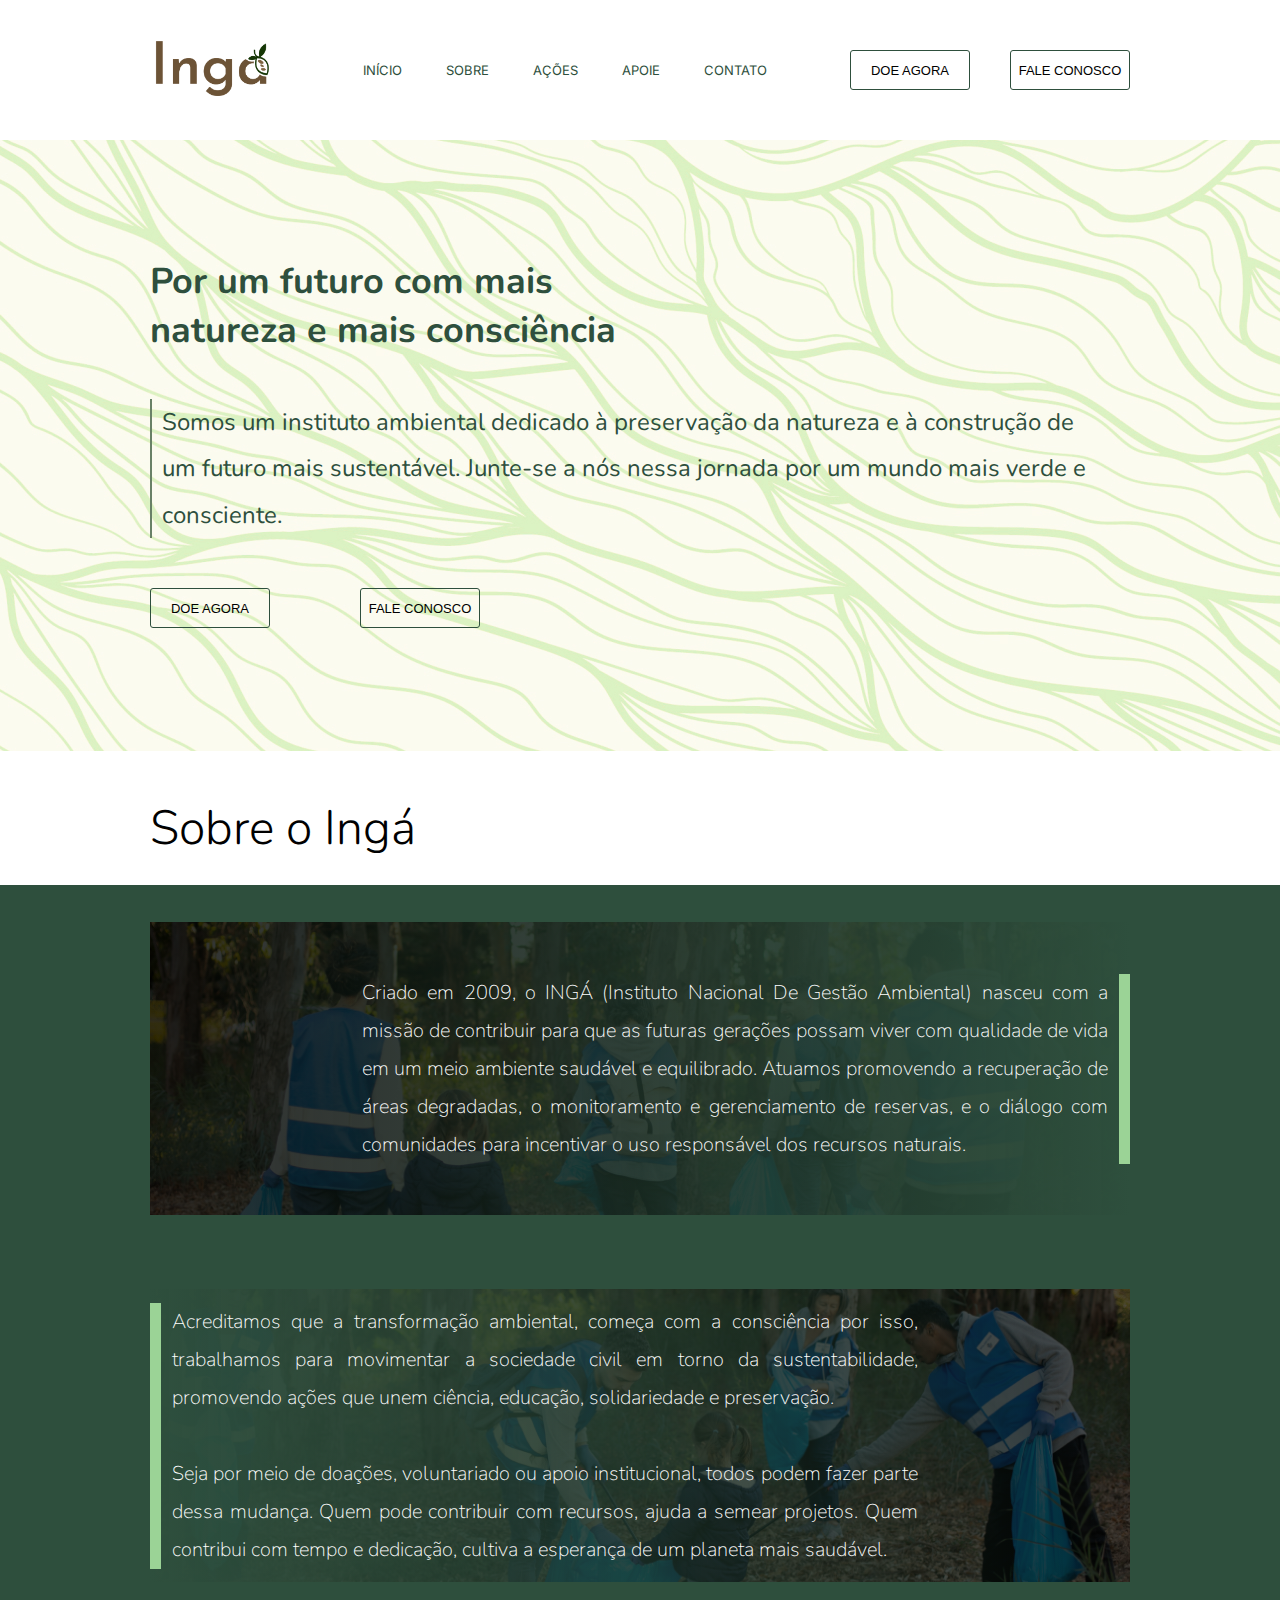
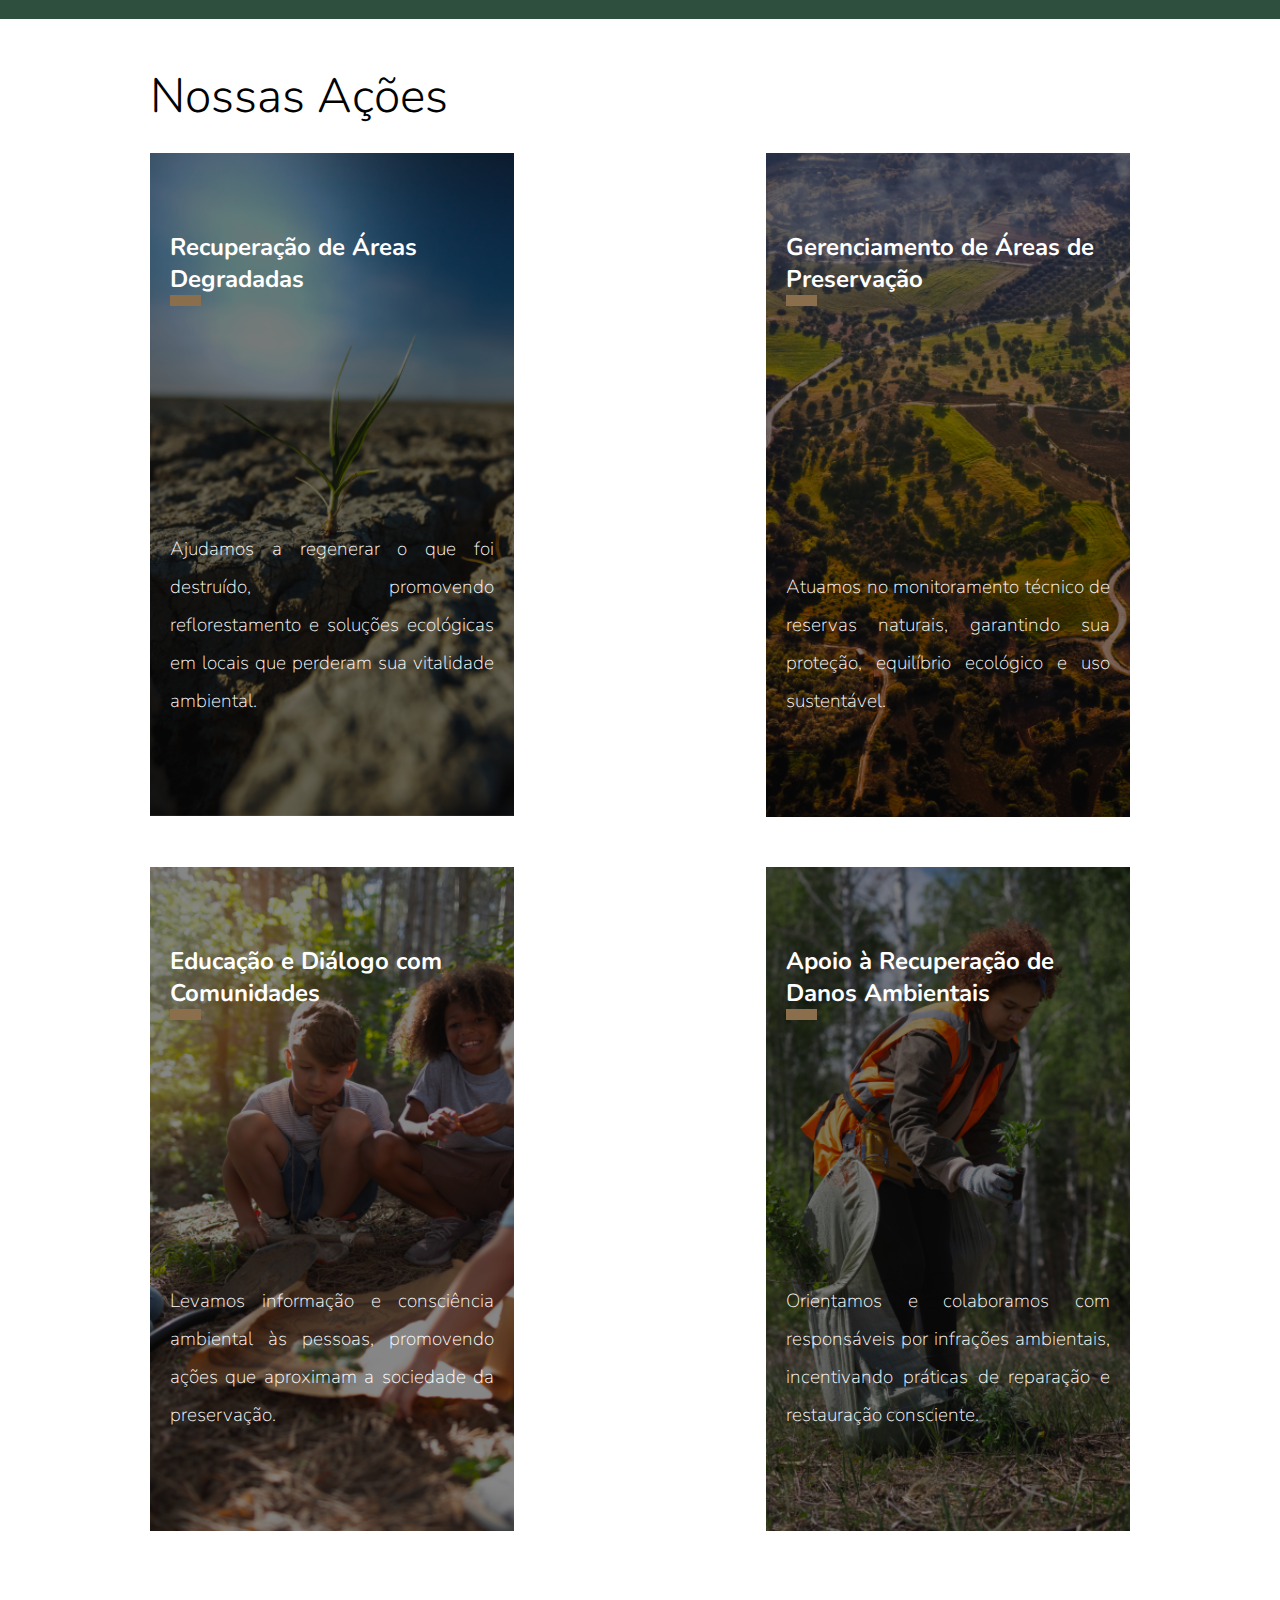
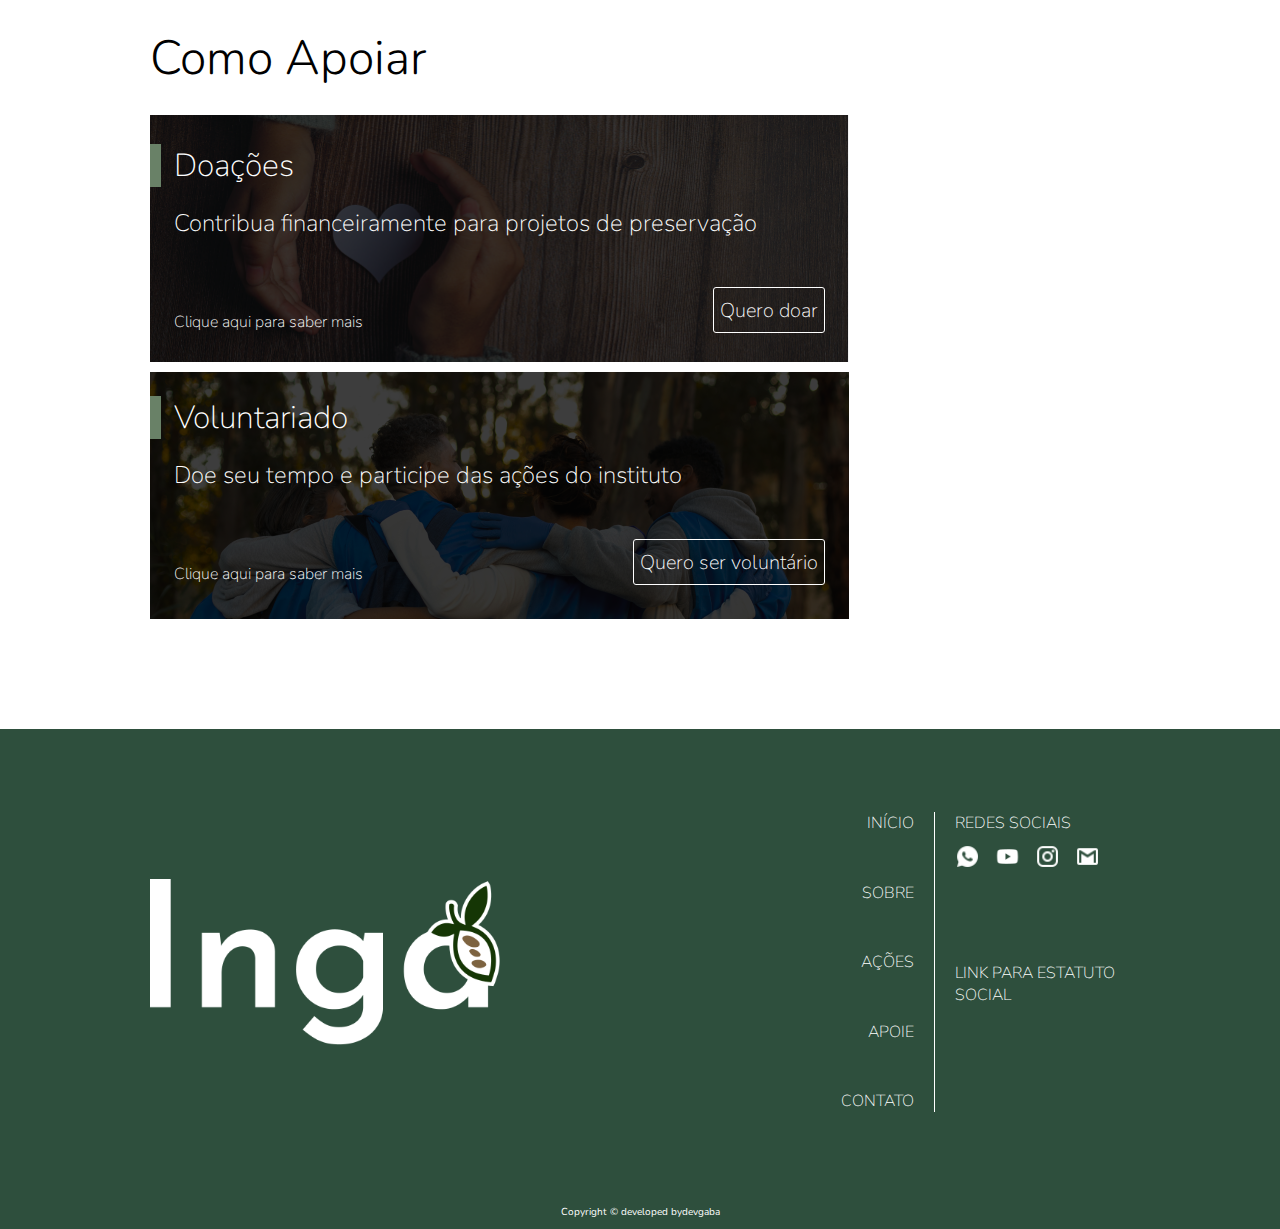
<file: index.html>
<!DOCTYPE html>
<html lang="pt-br">
<head>
    <meta charset="UTF-8">
    <meta name="viewport" content="width=device-width, initial-scale=1.0">
    <link rel="stylesheet" href="style.css">
    <link rel="stylesheet" href="media-queries/querie.css">
    <link rel="stylesheet" href="media-queries/mobile.css">
    <link rel="stylesheet" href="styles/footer.css">
    <title>Ingá | Inst. Nacional de Gestão Ambiental</title>
</head>
<body>

    <!--CABECALHO-->
    <header>
        <div>
            <a href="index.html">
                <img src="images/logo-inga.png" alt="logo-inga" id="logo">
            </a>
        </div>
        <div>
            <nav>
                <div id="menu-sanduiche">
                    <div class="line-menu-sanduiche"></div>
                    <div class="line-menu-sanduiche"></div>
                    <div class="line-menu-sanduiche"></div>
                </div>
            </nav>
            <nav>
                <ul id="menu-navegacao">
                    <li><a href="">INÍCIO</a></li>
                    <li><a href="#sobre-inga">SOBRE</a></li>
                    <li><a href="#acoes-inga">AÇÕES</a></li>
                    <li><a href="/pages/apoio.html">APOIE</a></li>
                    <li><a href="">CONTATO</a></li>
                </ul>
            </nav>
        </div>
        <div id="botao-cabecalho" >
            <!-------------------------------botões de ação | doe agora e fale conosco-->
            <div><button>DOE AGORA</button></div>
            <div><button>FALE CONOSCO</button></div>
        </div>
    </header>


    <!--CONTEÚDO PRINCIPAL-->
    <main>
        <section id="intro-inga">
            <div class="content intro">
                <div id="titulo-section-intro">
                    <h1>Por um futuro com mais natureza e mais consciência</h1>
                </div>
                <div id="descricao-intro">
                    <div id="linha-descricao-intro"></div>
                    <div>
                        <p>
                            Somos um instituto ambiental dedicado à preservação da natureza e à construção de um 
                            futuro mais sustentável. Junte-se a nós nessa jornada por um mundo mais verde e 
                            consciente.
                        </p>
                    </div>
                </div>
                <div id="botoes-intro">
                    <button type="button">DOE AGORA</button>
                    <button type="button">FALE CONOSCO</button>
                </div>
            </div>
        </section>
        <section id="sobre-inga">
            <div class="content sobre">
                <div id="titulo-section-sobre">
                    <h1>Sobre o Ingá</h1>
                </div>
                <div id="descricao-sobre">
                    <div id="descricao-um">
                        <p>Criado em 2009, o INGÁ (Instituto Nacional De Gestão Ambiental) nasceu com a  missão de contribuir para que as futuras gerações possam viver com qualidade de  vida em um meio ambiente saudável e equilibrado. Atuamos promovendo a  recuperação de áreas degradadas, o monitoramento e gerenciamento de reservas,  e o diálogo com comunidades para incentivar o uso responsável dos recursos  naturais. </p>
                    </div>
                    <div id="descricao-dois">
                        <p>
                            Acreditamos que a transformação ambiental, começa com a consciência por isso,  trabalhamos para movimentar a sociedade civil em torno da sustentabilidade,  promovendo ações que unem ciência, educação, solidariedade e preservação. <br><br>
                            Seja por meio de doações, voluntariado ou apoio institucional, todos podem fazer  parte dessa mudança. Quem pode contribuir com recursos, ajuda a semear  projetos. Quem contribui com tempo e dedicação, cultiva a esperança de um  planeta mais saudável.
                        </p>
                    </div>
                </div>
            </div>
        </section>
        <section id="acoes-inga">
            <div class="content acoes">
                <div id="titulo-section-acoes">
                    <h1>Nossas Ações</h1>
                </div>
                <div id="cards">
                    <div class="card-acao seca">
                        <div class="titulo-card">
                            <h3>Recuperação de Áreas Degradadas</h3>
                            <div class="line"></div>
                        </div>
                        <div class="descricao-card">
                            <p>
                                Ajudamos a regenerar o que foi destruído, promovendo
                                reflorestamento e soluções ecológicas em locais que
                                perderam sua vitalidade ambiental.
                            </p>
                        </div>
                    </div>
                    <div class="card-acao area">
                        <div class="titulo-card">
                            <h3>Gerenciamento de Áreas de Preservação</h3>
                            <div class="line"></div>
                        </div>
                        <div class="descricao-card">
                            <p>
                                Atuamos no monitoramento técnico de reservas naturais, garantindo sua
                                proteção, equilíbrio ecológico e uso sustentável.
                            </p>
                        </div>
                    </div>
                    <div class="card-acao dialogo">
                        <div class="titulo-card">
                            <h3>Educação e Diálogo com Comunidades</h3>
                            <div class="line"></div>
                        </div>
                        <div class="descricao-card">
                            <p>
                                Levamos informação e consciência ambiental às pessoas, promovendo ações que aproximam a sociedade da preservação.
                            </p>
                        </div>
                    </div>
                    <div class="card-acao recuperacao">
                        <div class="titulo-card">
                            <h3>Apoio à Recuperação de Danos Ambientais</h3>
                            <div class="line"></div>
                        </div>
                        <div class="descricao-card">
                            <p>
                                Orientamos e colaboramos com responsáveis por infrações ambientais,
                                incentivando práticas de reparação e restauração consciente.
                            </p>
                        </div>
                    </div>
                </div>
            </div>
        </section>
        <section id="apoio-inga">
            <div class="content apoio">
                <div id="titulo-section-apoio">
                    <h1>Como Apoiar</h1>
                </div>
                <div id="cards-apoio">
                    <div class="card-apoio doacao">
                        <div class="campo-card-apoio texto">
                            <h1>Doações</h1>
                            <p>Contribua financeiramente para projetos de preservação</p>
                        </div>
                        <div class="campo-card-apoio links" >
                            <div class="links-campo-card-apoio">
                                <a href="/pages/apoio.html#secao-doacoes">Clique aqui para saber mais</a>
                            </div>
                            <div class="links-campo-card-apoio">
                                <button>Quero doar</button>
                            </div>
                        </div>
                    </div>
                    <div class="card-apoio voluntariado">
                        <div class="card-apoio voluntariado">
                            <div class="campo-card-apoio texto">
                            <h1>Voluntariado</h1>
                            <p>Doe seu tempo e participe das ações do instituto</p>
                        </div>
                        <div class="campo-card-apoio links" >
                            <div class="links-campo-card-apoio">
                                <a href="">Clique aqui para saber mais</a>
                            </div>
                            <div class="links-campo-card-apoio">
                                <button>Quero ser voluntário</button>
                            </div>
                        </div>
                        </div>
                    </div>
                </div>
            </div>
        </section>
    </main>


    <!--RODAPÉ-->
    <footer>
        <div class="content" id="rodape">
            <div class="boxes">
                <div class="quadrado logo">
                    <img src="/images/logo-rodape.png" alt="">
                </div>
                <div class="quadrado conteudo">
                    <div id="menu-conteudo">
                        <nav>
                        <ul>
                            <li><a href="">INÍCIO</a></li>
                            <li><a href="">SOBRE</a></li>
                            <li><a href="">AÇÕES</a></li>
                            <li><a href="">APOIE</a></li>
                            <li><a href="">CONTATO</a></li>
                        </ul>
                    </nav>
                    </div>
                    <div id="opcoes-conteudo">
                        <div id="outros-conteudos">
                            <div id="redes-sociais-rodape">
                                <h4>REDES SOCIAIS</h4>
                                <div id="icones-rodape">
                                    <div class="icone"><a href=""><img src="/images/icon-whatsapp.png" alt=""></a></div>
                                    <div class="icone"><a href=""><img src="/images/icon-youtube.png" alt=""></a></div>
                                    <div class="icone"><a href=""><img src="/images/icon-instagram.png" alt=""></a></div>
                                    <div class="icone"><a href=""><img src="/images/icon-gmail.png" alt=""></a></div>
                                </div>
                            </div>
                            <div id="links-rodape">
                                <a href="">LINK PARA ESTATUTO SOCIAL</a>
                            </div>
                        </div>
                    </div>
                    
                </div>
            </div>
            <p id="autor">Copyright © developed bydevgaba</p>
        </div>
        
    </footer>
</body>
</html>
</file>
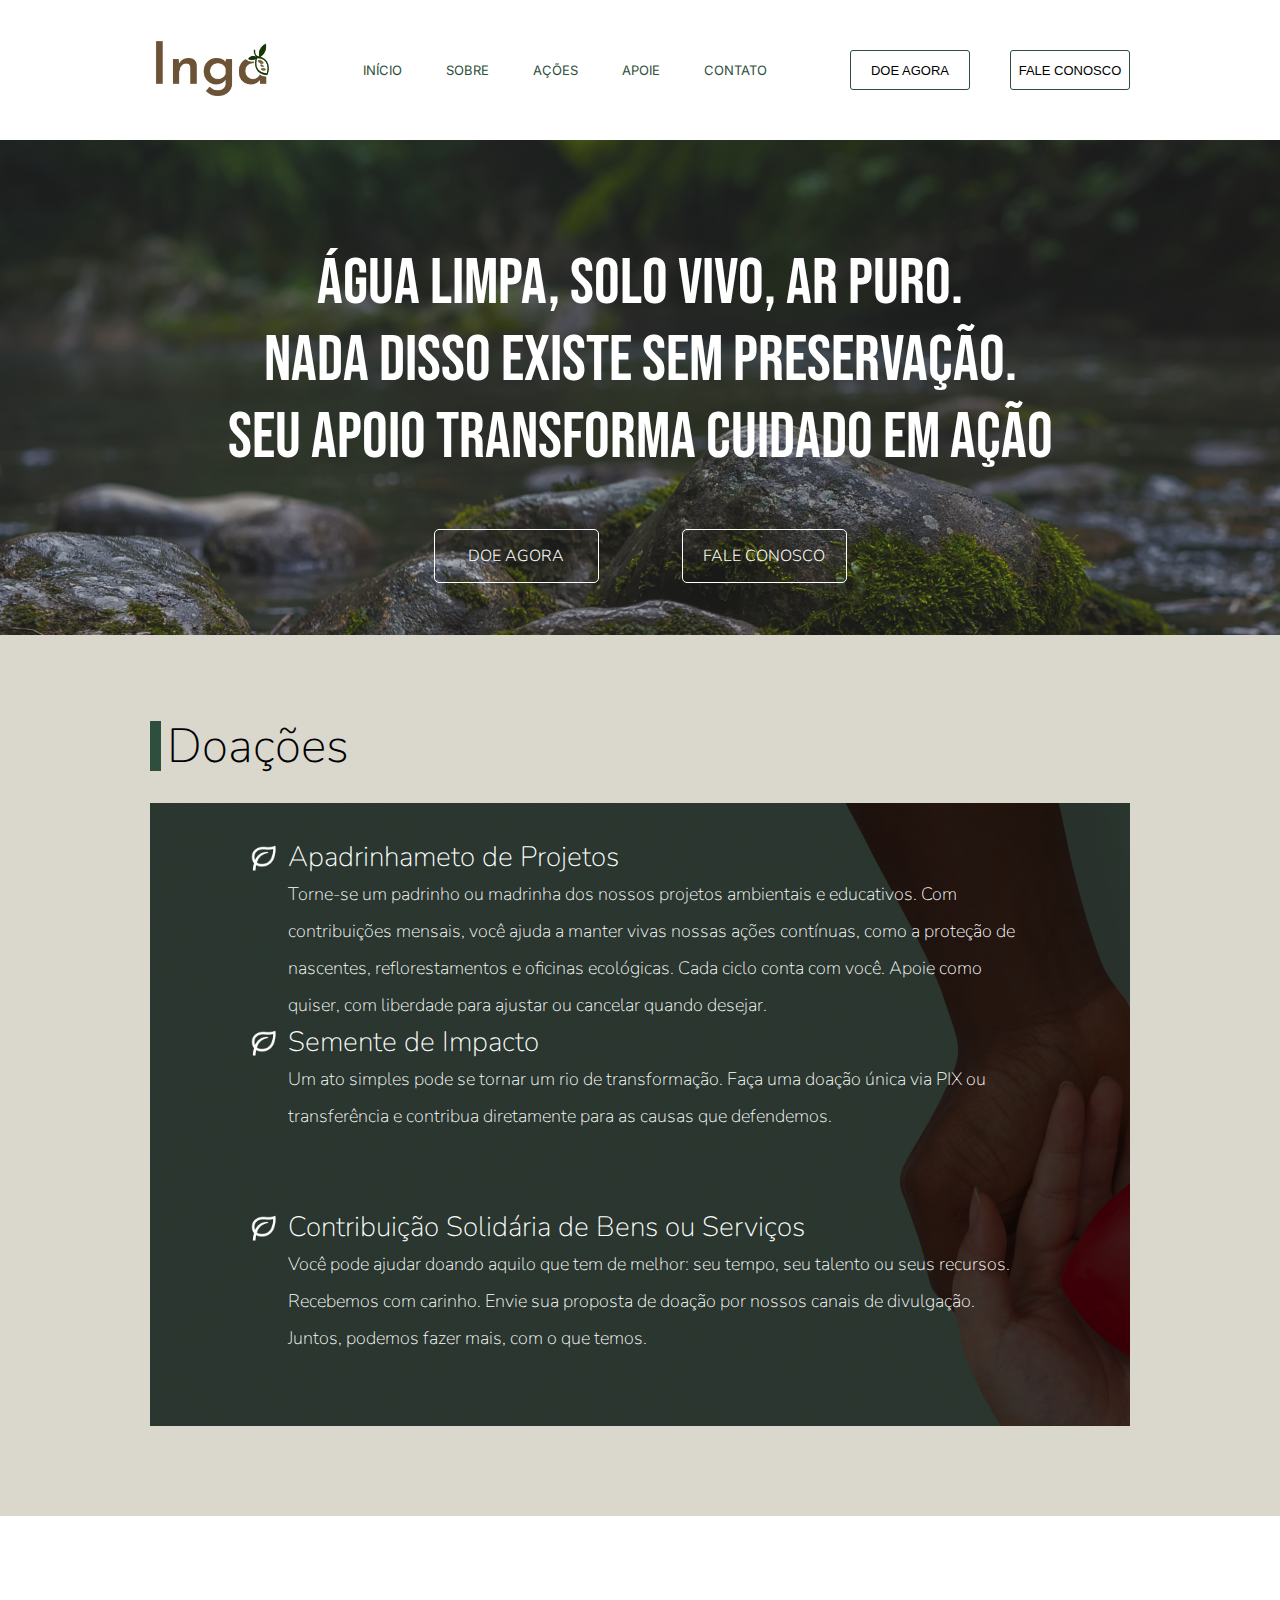
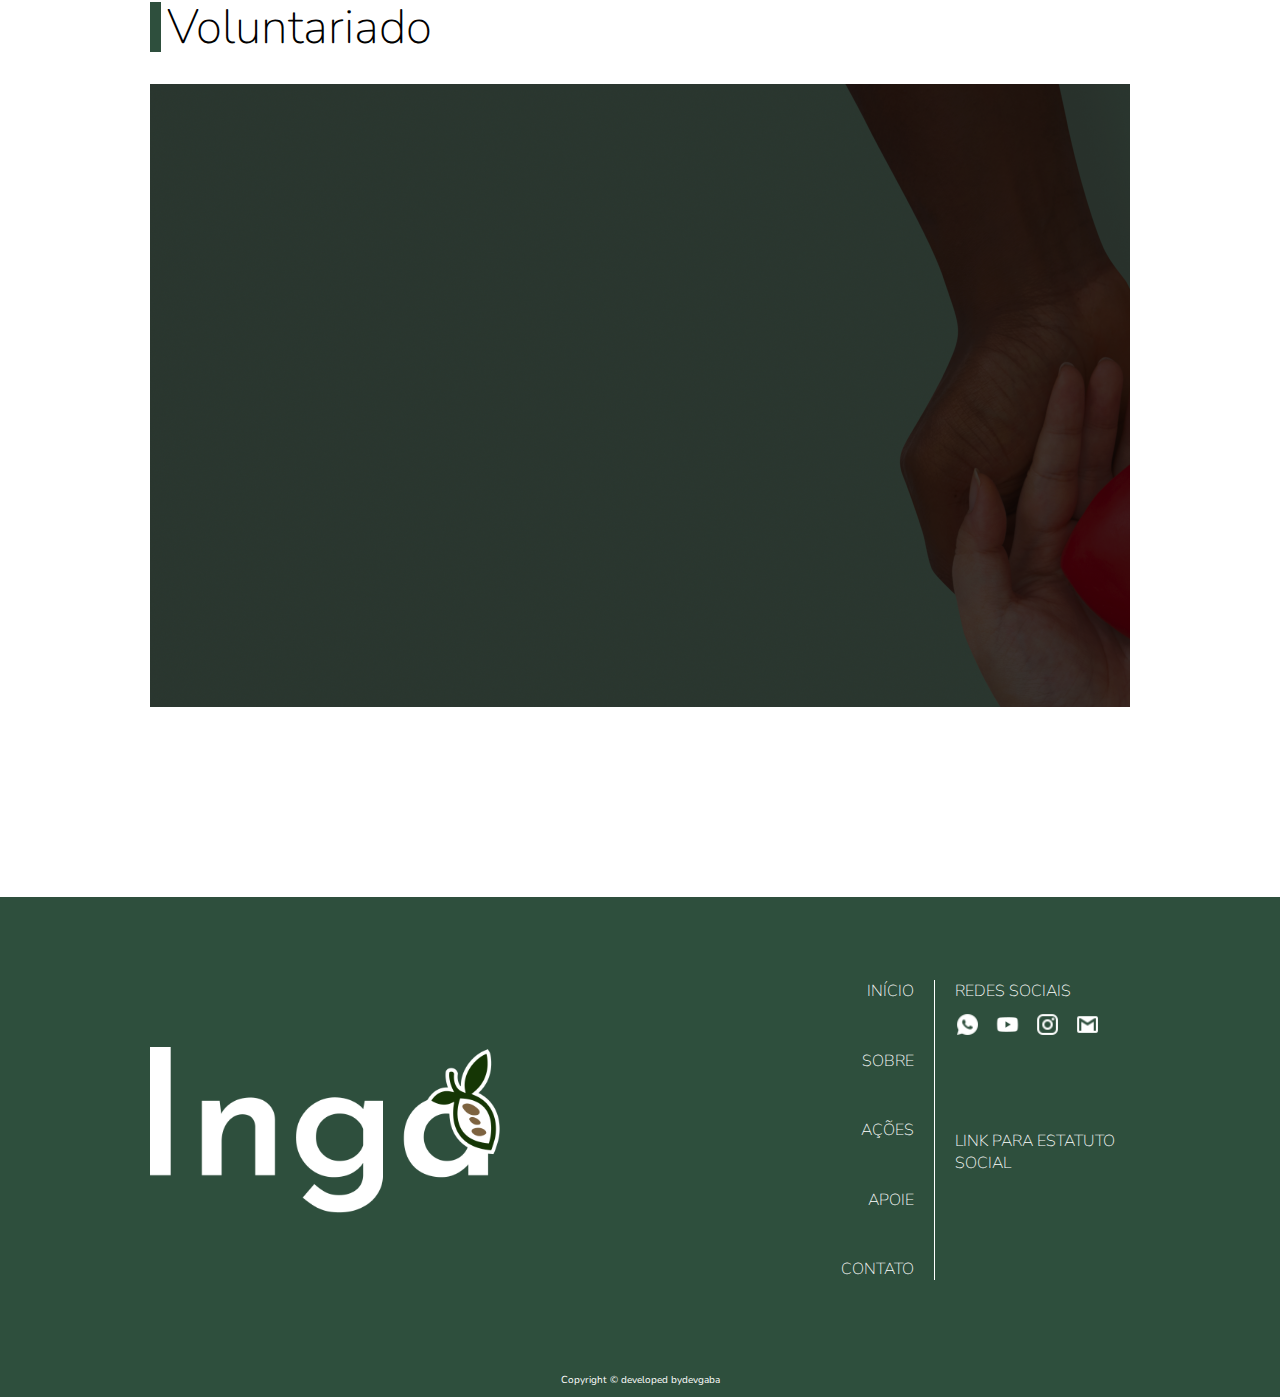
<file: pages/apoio.html>
<!DOCTYPE html>
<html lang="pt-br">
<head>
    <meta charset="UTF-8">
    <meta name="viewport" content="width=device-width, initial-scale=1.0">
    <link rel="stylesheet" href="/style.css">
    <link rel="stylesheet" href="/media-queries/mobile.css">
    <link rel="stylesheet" href="/media-queries/querie.css">
    <link rel="stylesheet" href="/styles/apoio.css">
    <link rel="stylesheet" href="/styles/footer.css">
    <title>APOIE-NOS | Ingá - Inst. Nacional de Gestão Ambiental</title>
</head>
<body>
        <!--CABECALHO-->
    <header>
        <div>
            <a href="/index.html">
                <img src="/images/logo-inga.png" alt="logo-inga" id="logo">
            </a>
        </div>
        <div>
            <nav>
                <div id="menu-sanduiche">
                    <div class="line-menu-sanduiche"></div>
                    <div class="line-menu-sanduiche"></div>
                    <div class="line-menu-sanduiche"></div>
                </div>
            </nav>
            <nav>
                <ul id="menu-navegacao">
                    <li><a href="/index.html">INÍCIO</a></li>
                    <li><a href="/index.html#sobre-inga">SOBRE</a></li>
                    <li><a href="/index.html#acoes-inga">AÇÕES</a></li>
                    <li><a href="/pages/apoio.html">APOIE</a></li>
                    <li><a href="">CONTATO</a></li>
                </ul>
            </nav>
        </div>
        <div id="botao-cabecalho" >
            <!-------------------------------botões de ação | doe agora e fale conosco-->
            <div><button>DOE AGORA</button></div>
            <div><button>FALE CONOSCO</button></div>
        </div>
    </header>

    <!--CONTEÚDO PRINCIPAL-->
    <main>
        <section id="secao-home">

            <div class="content  conteudo-secao-home">
                <h2>
                    Água limpa, solo vivo, ar puro. <br> 
                    Nada disso existe sem preservação. <br>
                    Seu apoio  transforma cuidado em ação
                </h2>
                <div class="botoes">
                    <button class="botao-home">DOE AGORA</button>
                    <button class="botao-home">FALE CONOSCO</button>
                </div>
            </div>
            
        </section>
        <section id="secao-doacoes">
            <div class="content doacoes">
                <div id="titulo-section-doacoes">
                    <h1>Doações</h1>
                </div>
                <div id="descricao-doacoes">
                    <div class="topico-doacoes">
                        <div class="icone-topico"><img src="/images/folha.png" alt=""></div>
                        <div class="texto-topico">
                            <h3>Apadrinhameto de Projetos</h3>
                            <p>
                                Torne-se um padrinho ou madrinha dos nossos projetos ambientais e educativos. 
                                Com contribuições mensais, você ajuda a manter vivas nossas ações contínuas, como a proteção de nascentes, reflorestamentos e oficinas ecológicas.
                                Cada ciclo conta com você. Apoie como quiser, com liberdade para ajustar ou cancelar quando desejar.
                            </p>
                        </div>
                    </div>
                    <div class="topico-doacoes">
                        <div class="icone-topico"><img src="/images/folha.png" alt=""></div>
                        <div class="texto-topico">
                            <h3>Semente de Impacto</h3>
                            <p>
                                Um ato simples pode se tornar um rio de transformação. 
                                Faça uma doação única via PIX ou transferência e contribua 
                                diretamente para as causas que defendemos.
                            </p>
                        </div>
                    </div>
                    <div class="topico-doacoes">
                        <div class="icone-topico"><img src="/images/folha.png" alt=""></div>
                        <div class="texto-topico">
                            <h3>Contribuição Solidária de Bens ou Serviços</h3>
                            <p>
                                Você pode ajudar doando aquilo que tem de melhor: seu tempo, seu talento ou seus 
                                recursos. Recebemos com carinho. Envie sua proposta de doação por nossos canais 
                                de divulgação. Juntos, podemos fazer mais, com o que temos.
                            </p>
                        </div>
                    </div>
                    
                </div>
            </div>
        </section>
        <section id="secao-voluntario">

            <div class="content voluntario">
                <div id="titulo-section-voluntario">
                    <h1>Voluntariado</h1>
                </div>
            <div id="descricao-voluntario"></div>
            </div>
            
        </section>
    </main>

    <!--RODAPÉ-->
    <footer>
        <div class="content" id="rodape">
            <div class="boxes">
                <div class="quadrado logo">
                    <img src="/images/logo-rodape.png" alt="">
                </div>
                <div class="quadrado conteudo">
                    <div id="menu-conteudo">
                        <nav>
                        <ul>
                            <li><a href="">INÍCIO</a></li>
                            <li><a href="">SOBRE</a></li>
                            <li><a href="">AÇÕES</a></li>
                            <li><a href="">APOIE</a></li>
                            <li><a href="">CONTATO</a></li>
                        </ul>
                    </nav>
                    </div>
                    <div id="opcoes-conteudo">
                        <div id="outros-conteudos">
                            <div id="redes-sociais-rodape">
                                <h4>REDES SOCIAIS</h4>
                                <div id="icones-rodape">
                                    <div class="icone"><a href=""><img src="/images/icon-whatsapp.png" alt=""></a></div>
                                    <div class="icone"><a href=""><img src="/images/icon-youtube.png" alt=""></a></div>
                                    <div class="icone"><a href=""><img src="/images/icon-instagram.png" alt=""></a></div>
                                    <div class="icone"><a href=""><img src="/images/icon-gmail.png" alt=""></a></div>
                                </div>
                            </div>
                            <div id="links-rodape">
                                <a href="">LINK PARA ESTATUTO SOCIAL</a>
                            </div>
                        </div>
                    </div>
                    
                </div>
            </div>
            <p id="autor">Copyright © developed bydevgaba</p>
        </div>
        
    </footer>
</body>
</html>
</file>
<file: style.css>
@import url('https://fonts.googleapis.com/css2?family=Inter:ital,opsz,wght@0,14..32,100..900;1,14..32,100..900&family=Josefin+Sans:ital,wght@0,100..700;1,100..700&family=Nunito:ital,wght@0,200..1000;1,200..1000&family=Quicksand:wght@300..700&display=swap');

*{
    box-sizing: border-box;
}

header,
.content{
    margin: 0px 150px;
}


#menu-navegacao, 
#botao-cabecalho{
    display: none;
}

#menu-navegacao li a{
    text-decoration: none;
    color: #2E4F3D;
}


body{
    display: flex;
    flex-direction: column;
    margin: 0px;
}
#logo{
    width: 130px;
    height: auto;
}
header{
    display: flex;
    align-items: center;
    justify-content: space-between;
    height: 140px;
}



#intro-inga{
    width: 100%;
    height: 611px;
    background-image: url(images/background-intro.jpg);
}
.intro{
    height: 100%;
    display: flex;
    flex-direction: column;
    justify-content: center;
}

#titulo-section-intro{
    width: 500px;
}
#descricao-intro{
    display: flex;
    flex-direction: row;
    width: 950px;
    margin: 20px 0px;
}


#linha-descricao-intro{
    width: 5px;
    height: 100%;
    margin: 0px 10px 0px 0px;
    background-color: #698167;
}
.intro div h1{
    font-family: "Nunito", sans-serif;
    font-weight: 700;
    font-size: 36px;
    color: #2E4F3D;
}

.intro div p {
    font-family: "Nunito", sans-serif;
    font-size: 24px;
    line-height: 193.09%;
    color: #2E4F3D;
    margin: 0px;
}


#botoes-intro{
    display: flex;
    justify-content: space-between;
    align-items: center;
    width: 330px;
    height: 100px;
}

#botoes-intro button{
    font-size: 13px;
    width: 120px;
    height: 40px;
    background: none;
    border: 1px solid #2E4F3D;
    border-radius: 3px;
    padding: 0px;
}

#botoes-intro button:hover{
    background-color: #2E4F3D;
    color: white;
}


/*SEÇÃO - SOBRE*/
#sobre-inga{
    width: 100%;
    height: 868px;
    background-image: linear-gradient(to bottom, white 134px, #2E4F3D 134px);
}

#titulo-section-sobre{
    width: 100%;
    height: 134px;
    display: flex;
    flex-direction: column;
    justify-content: end;
    font-family: "Nunito", sans-serif;
}

#titulo-section-sobre h1{
    font-weight: 300;
    font-size: 48px;
    margin: 0px 0px 24px 0px;
}

#descricao-sobre{
    display: flex;
    flex-direction: column;
    justify-content: space-around;
    width: 100%;
    height: 734px;
}

#descricao-um{
    display: flex;
    justify-content: end;
    background-image: linear-gradient(to right, rgba(0, 0, 0, 0.8), rgba(46, 79, 61, 01)),url(/images/voluntarios-de-costas.png);
    color: white;
    width: 100%;
    height: 40%;
    background-size:cover;
    }

#descricao-um p{
    display: flex;
    align-self: center;
    margin: 0px;
    font-family: "Nunito", sans-serif;
    font-weight: 200;
    font-size: 20px;
    color: white;
    line-height: 190.7%;
    width: 779px;
    text-align: justify;
    padding: 0px 11px;
    border-right: 11px solid #9BD396;
}

#descricao-dois{
    display: flex;
    justify-content: start;
    background-image: linear-gradient(to left, rgba(0, 0, 0, 0.7), rgba(46, 79, 61, 01)),url(/images/full-shot-pessoas-trabalhando-juntas\ 1.png);
    color: white;
    width: 100%;
    height: 40%;
    background-size: cover;
    }

    #descricao-dois p{
    display: flex;
    align-self: center;
    margin: 0px;
    font-family: "Nunito", sans-serif;
    font-weight: 200;
    font-size: 20px;
    color: white;
    line-height: 190.7%;
    width: 779px;
    text-align: justify;
    padding: 0px 11px;
    border-left: 11px solid #9BD396;
}


/*SEÇÃO - AÇÕES*/
#acoes-inga{
    width: 100%;
    height: auto;
}

#titulo-section-acoes{
    width: 100%;
    height: 134px;
    display: flex;
    flex-direction: column;
    justify-content: end;
    font-family: "Nunito", sans-serif;
}

#titulo-section-acoes h1{
    font-weight: 300;
    font-size: 48px;
    margin: 0px 0px 24px 0px;
}

#cards{
    display: flex;
    justify-content: space-between;
    flex-wrap: wrap;
    width: 100%;
    height: auto;
}

.card-acao{
    display: flex;
    flex-direction: column;
    justify-content: space-around;
    width: 364px;
    height: 664px;
    margin-bottom: 50px;
}

.seca{
    background-image: url(/images/background-seca.png);
    background-size: cover;
}

.seca:hover{
    background-image: linear-gradient(rgba(0,0,0,0.6), rgba(0,0,0,0.6)), url(images/background-seca.png);
}

.area{
    background-image: url(/images/background-area.png);
    background-size: cover;
}

.area:hover{
    background-image: linear-gradient(rgba(0,0,0,0.6), rgba(0,0,0,0.6)), url(/images/background-area.png);
}

.dialogo{
    background-image: url(/images/background-dialogo-comunidade.png);
    background-size: cover;
}

.dialogo:hover{
    background-image: linear-gradient(rgba(0,0,0,0.6), rgba(0,0,0,0.6)), url(/images/background-dialogo-comunidade.png);
}

.recuperacao{
    background-image: url(/images/background-recuperacao.png);
    background-size: cover;
}

.recuperacao:hover{
    background-image: linear-gradient(rgba(0,0,0,0.6), rgba(0,0,0,0.6)), url(/images/background-recuperacao.png);
}

.titulo-card,
.descricao-card{
    padding: 0px 20px;
}

.titulo-card h3{
    font-family: "Nunito", sans-serif;
    font-weight: bold;
    font-size: 24px;
    color: white;
    border-width: 10px;
    margin: 0px;
}

.descricao-card{
    display: flex;
    flex-direction: column;
    justify-content: end;
    height: 278.28px;
}
.descricao-card p{
    font-family: "Nunito", sans-serif;
    font-size: 19px;
    font-weight: 200;
    text-align: justify;
    line-height: 38px;
    color: white;
    word-spacing: -1px;
}
.titulo-card{
    display: flex;
    flex-direction: column;
}
.line{
    background-color: #8B6E4C;
    width: 31.38px;
    height: 11px;
}

/*SEÇÃO - APOIO*/
#apoio-inga{
    width: 100%;
    height: auto;
}

#titulo-section-apoio{
    width: 100%;
    height: 134px;
    display: flex;
    flex-direction: column;
    justify-content: end;
    font-family: "Nunito", sans-serif;
}

#titulo-section-apoio h1{
    font-weight: 300;
    font-size: 48px;
    margin: 0px 0px 24px 0px;
}

#cards-apoio{
    display: flex;
    justify-content: space-between;
    flex-wrap: wrap;
    width: 100%;
    height: auto;
}

.card-apoio{
    display: flex;
    flex-direction: column;
    justify-content: center;
    width: 699px;
    height: 247px;
    margin-bottom: 10px;
}

.doacao{
    background-image: url(/images/background-doacao.png);
    background-size: cover;
}

.voluntariado{
    background-image: url(/images/background-voluntariado.png);
    background-size: cover;
}

.campo-card-apoio{
    display: flex;
    flex-direction: column;
    justify-content: end;
    width: 100%;
    padding: 0px 24px;
}

.campo-card-apoio h1{
    margin: 0px;
    font-family: "Nunito", sans-serif;
    font-size: 32px;
    font-weight: 200;
    padding: 0px 13px;
    color: white;
    border-left: 11px solid #698167;
}

.campo-card-apoio p{
    font-family: "Nunito", sans-serif;
    font-size: 24px;
    font-weight: 200;
    color: white;
    padding: 0px 24px;
    margin-top: 20px;
}
.texto{
    height: auto;
    padding: 0px;
}


.links{
    margin-top: 20px;
    height: 50px;
    display: flex;
    flex-direction: row;
    justify-content: space-between;
    align-items: end;
}

.links-campo-card-apoio a{
    font-family: "Nunito", sans-serif;
    font-size: 16px;
    font-weight: 200;
    text-decoration: none;
    color: white;
}

.links-campo-card-apoio button{
    font-family: "Nunito", sans-serif;
    font-weight: 200;
    font-size: 20px;
    color: white;
    width: auto;
    height: 46px;
    background: none;
    border: 1px solid white;
    border-radius: 3px;
}

.links-campo-card-apoio button:hover{
    background-color: white;
    color: black;
}
.links-campo-card-apoio a:hover{
    text-decoration: underline;
}
</file>
<file: media-queries/querie.css>
@media (min-width: 1260px) {

    #menu-navegacao{
    display: flex;
    justify-content: space-around;
    list-style: none;
    width: 35vw;
    padding: 0px;
    font-size: 13px;
    font-family: "Inter", sans-serif;
}

#botao-cabecalho{
    display: flex;
    justify-content: space-between;
    width: 280px;
}

#botao-cabecalho div button{
    font-size: 13px;
    width: 120px;
    height: 40px;
    background: none;
    border: 1px solid #2E4F3D;
    border-radius: 3px;
    padding: 0px;
}

#botao-cabecalho div button:hover{
    background-color: #2E4F3D;
    color: white;
}

#menu-navegacao li a:hover{
    text-decoration: underline 2px #2E4F3D;
    text-underline-offset: 5px;
}

/*SEÇÃO - AÇÕES*/
}
</file>
<file: media-queries/mobile.css>
@media (min-width:120px) and (max-width: 319px) {


    /*CABEÇALHO*/
    header, .content{
        margin: 0px 15px;
    }
    header{
        height: 120px;
    }
    #logo{
    width: 60px;
    height: auto;
    }

    #menu-sanduiche{
    display: flex;
    flex-direction: column;
    justify-content: space-around;
    width: 30px;
    height: 25px;
    }
    #menu-sanduiche .line-menu-sanduiche{
    width: 30px;
    height: 6px;
    background-color: #698167;
    }


    /*SEÇÃO INTRO - INGÁ*/
    #titulo-section-intro{
    width: 90%;
    }

    #descricao-intro{
    width: 90%;
    }

    .intro div h1{
    font-family: "Nunito", sans-serif;
    font-weight: 700;
    font-size: 22px;
    color: #2E4F3D;
    }

    .intro div p {
    font-family: "Nunito", sans-serif;
    font-size: 13.5px;
    line-height: 193.09%;
    color: #2E4F3D;
    margin: 0px;
    }

    #botoes-intro{
    flex-wrap: wrap;
    width: 70%;
    }

    #botoes-intro button{
    font-size: 10px;
    width: 100px;
    }


    /*SEÇÃO - SOBRE*/

    #titulo-section-sobre{
    height: 84px;
    }

    #sobre-inga{
    width: 100%;
    height: 868px;
    background-image: linear-gradient(to bottom, white 84px, #2E4F3D 84px);
    }

    #titulo-section-sobre h1{
        font-size: 24px;
        margin: 0px 0px 12px 0px;
    }

    #descricao-um p,
    #descricao-dois p{
        font-size: 8px;
    }

    /*SEÇÃO - AÇÕES*/
    #titulo-section-acoes{
        height: 84px;
    }
    
    #titulo-section-acoes h1{
        font-size: 24px;
        margin: 0px 0px 12px 0px;
    }
}


@media (min-width:320px) and (max-width:396px) {

    /*CABEÇALHO*/
    header, .content{
    margin: 0px 15px;
    }
    header{
    height: 120px;
    }
    #logo{
    width: 90px;
    height: auto;
    }

    #menu-sanduiche{
    display: flex;
    flex-direction: column;
    justify-content: space-around;
    width: 30px;
    height: 25px;
    }
    #menu-sanduiche .line-menu-sanduiche{
    width: 30px;
    height: 6px;
    background-color: #698167;
    }


    /*SEÇÃO INTRO*/
    #titulo-section-intro{
    width: 300px;
    }

    #descricao-intro{
    width: 90%;
    }

    .intro div h1{
    font-family: "Nunito", sans-serif;
    font-weight: 700;
    font-size: 22px;
    color: #2E4F3D;
    }

    .intro div p {
    font-family: "Nunito", sans-serif;
    font-size: 15px;
    line-height: 193.09%;
    color: #2E4F3D;
    margin: 0px;
    }

    #botoes-intro{
    flex-wrap: wrap;
    width: 250px;
    }

    #botoes-intro button{
    font-size: 10px;
    width: 100px;
    }

    /*SEÇÃO - SOBRE*/

    #titulo-section-sobre{
    height: 84px;
    }

    #sobre-inga{
    width: 100%;
    height: 868px;
    background-image: linear-gradient(to bottom, white 84px, #2E4F3D 84px);
    }

    #titulo-section-sobre h1{
        font-size: 24px;
        margin: 0px 0px 12px 0px;
    }


    #descricao-um p,
    #descricao-dois p{
        font-size: 11px;
    }

    /*SEÇÃO - AÇÕES*/
    #titulo-section-acoes{
        height: 84px;
    }
    #titulo-section-acoes h1{
        font-size: 24px;
        margin: 0px 0px 12px 0px;
    }

    .titulo-card,
    .descricao-card{
    padding: 0px 10px;
    }

    #cards{
        height: auto;
    }
    .card-acao{
        width: 143px;
        height: 300px;
        margin-bottom: 25px;
    }
    .titulo-card h3{
        font-size: 9px;
    }
    .descricao-card{
        height: 60%;
    }
    .descricao-card p{
        height: 100px;
        font-size: 7px;
        line-height: 18px;
    }
    .line{
        height: 5px;
    }

    /*SEÇÃO - APOIO*/
    #titulo-section-apoio h1{
        font-size: 24px;
        margin: 0px 0px 12px 0px;
    }
    .card-apoio{
    width: 289px;
    height: 137px;
    }

    .campo-card-apoio h1{
        font-size: 16px;
    }

    .campo-card-apoio p{
        font-size: 8px;
        margin: 0px;
    }
    .links{
        height: 50px;
    }

    .links-campo-card-apoio a{
        font-size: 8px;
    }
    .links-campo-card-apoio button{
        font-size: 8px;
        height: 28px;
    }
}


@media (min-width:397px) and (max-width:579px) {

    /*CABEÇALHO*/
    header, .content{
        margin: 0px 30px;
    }

     #menu-sanduiche{
    display: flex;
    flex-direction: column;
    justify-content: space-around;
    width: 50px;
    height: 40px;
    }
    #menu-sanduiche .line-menu-sanduiche{
    width: 40px;
    height: 8px;
    background-color: #698167;
    }

    /*SEÇÃO INTRO*/
    #titulo-section-intro{
    width: 350px;
    }

    #descricao-intro{
    width: 340px;
    }

    .intro div h1{
    font-family: "Nunito", sans-serif;
    font-weight: 700;
    font-size: 26px;
    color: #2E4F3D;
    }

    .intro div p {
    font-family: "Nunito", sans-serif;
    font-size: 15.1px;
    line-height: 193.09%;
    color: #2E4F3D;
    margin: 0px;
    }

    #botoes-intro{
        width: 250px;
    }

    #botoes-intro button{
    font-size: 10px;
    width: 100px;
    }

    /*SEÇÃO - SOBRE*/

    #titulo-section-sobre{
    height: 84px;
    }

    #sobre-inga{
    width: 100%;
    height: 868px;
    background-image: linear-gradient(to bottom, white 84px, #2E4F3D 84px);
    }

    #titulo-section-sobre h1{
        font-size: 24px;
        margin: 0px 0px 12px 0px;
    }


    #descricao-um p,
    #descricao-dois p{
        font-size: 12px;
    }


    /*SEÇÃO - AÇÕES*/
    #titulo-section-acoes{
        height: 84px;
    }
    #titulo-section-acoes h1{
        font-size: 24px;
        margin: 0px 0px 12px 0px;
    }

    #cards{
        height: auto;
    }
    .card-acao{
        width: 160px;
        height: 300px;
        margin-bottom: 25px;
    }
    .titulo-card h3{
        font-size: 11px;
    }
    .descricao-card{
        height: 60%;
    }
    .descricao-card p{
        font-size: 7px;
        line-height: 20px;
    }
    .line{
        height: 5px;
    }

    /*SEÇÃO - APOIO*/
    #titulo-section-apoio h1{
        font-size: 24px;
        margin: 0px 0px 12px 0px;
    }

    .card-apoio{
    width: 330px;
    height: 167px;
    }

    .campo-card-apoio h1{
        font-size: 18px;
    }

    .campo-card-apoio p{
        font-size: 10px;
        margin: 0px;
    }
    .links{
        height: 50px;
    }

    .links-campo-card-apoio a{
        font-size: 10px;
    }
    .links-campo-card-apoio button{
        font-size: 10px;
        height: 30px;
    }

    /*PÁGINA - APOIE*/

    main #secao-home h2{
        font-size: 24px;
    }

    main .content .botoes{
        width: 80%;
    }
    main .content .botoes .botao-home{
        width: 40%;
        height: 40px;
        font-size: 10px;
    }

}


@media (min-width:580px) and (max-width:780px) {

    /*CABEÇALHO*/
    header, .content{
        margin: 0px 70px;
    }

    #menu-sanduiche{
    display: flex;
    flex-direction: column;
    justify-content: space-around;
    width: 50px;
    height: 45px;
    }
    #menu-sanduiche .line-menu-sanduiche{
    width: 40px;
    height: 10px;
    background-color: #698167;
    }

    /*SEÇÃO INTRO*/
    #titulo-section-intro{
    width: 400px;
    }

    #descricao-intro{
    width: 450px;
    }

    .intro div h1{
    font-family: "Nunito", sans-serif;
    font-weight: 700;
    font-size: 30px;
    color: #2E4F3D;
    }

    .intro div p {
    font-family: "Nunito", sans-serif;
    font-size: 17px;
    line-height: 193.09%;
    color: #2E4F3D;
    margin: 0px;
    }

    #botoes-intro{
        width: 250px;
    }

    #botoes-intro button{
    font-size: 10px;
    width: 100px;
    }



    /*SEÇÃO - SOBRE*/

    #titulo-section-sobre{
    height: 84px;
    }

    #sobre-inga{
    width: 100%;
    height: 868px;
    background-image: linear-gradient(to bottom, white 84px, #2E4F3D 84px);
    }

    #titulo-section-sobre h1{
        font-size: 24px;
        margin: 0px 0px 12px 0px;
    }


    #descricao-um p,
    #descricao-dois p{
        font-size: 14px;
    }


    /*SEÇÃO - AÇÕES*/
    #titulo-section-acoes{
        height: 84px;
    }
    #titulo-section-acoes h1{
        font-size: 24px;
        margin: 0px 0px 12px 0px;
    }

    #cards{
        height: auto;
    }
    .card-acao{
        width: 200px;
        height: 290px;
        margin-bottom: 25px;
    }
    .titulo-card h3{
        font-size: 13px;
    }
    .descricao-card{
        height: 60%;
    }
    .descricao-card p{
        height: 80px;
        font-size: 9px;
        line-height: 22px;
    }
    .line{
        height: 5px;
    }

    /*SEÇÃO - APOIO*/
    #titulo-section-apoio h1{
        font-size: 24px;
        margin: 0px 0px 12px 0px;
    }
    
    .card-apoio{
    width: 440px;
    height: 197px;
    }

    .campo-card-apoio h1{
        font-size: 24px;
    }

    .campo-card-apoio p{
        font-size: 14px;
        margin: 0px;
    }
    .links{
        height: 50px;
    }

    .links-campo-card-apoio button{
        font-size: 14px;
        height: 32px;
    }

    /*PÁGINA - APOIE*/

    main #secao-home h2{
        font-size: 34px;
    }
}

@media (min-width:781px) and (max-width:1259px) {
    
    /*CABEÇALHO*/
    header, .content{
        margin: 0px 100px;
    }
    #menu-sanduiche{
    display: flex;
    flex-direction: column;
    justify-content: space-around;
    align-items: center;
    width: 70px;
    height: 55px;
    }

    /*SEÇÃO INTRO*/
    #titulo-section-intro{
    width: 480px;
    }

    #descricao-intro{
    width: 650px;
    }

    #menu-sanduiche .line-menu-sanduiche{
    width: 60px;
    height: 12px;
    background-color: #698167;
    }

    .intro div p {
    font-family: "Nunito", sans-serif;
    font-size: 21px;
    line-height: 193.09%;
    color: #2E4F3D;
    margin: 0px;
    }

    #botoes-intro{
        width: 290px;
    }

    /*SEÇÃO - SOBRE*/
    #titulo-section-sobre h1{
        font-size: 36px;
        margin: 0px 0px 17px 0px;
    }



    #descricao-um p,
    #descricao-dois p{
        font-size: 16px;
    }

    /*SEÇÃO - AÇÕES*/

    #titulo-section-acoes h1{
        font-size: 36px;
        margin: 0px 0px 17px 0px;
    }

    #cards{
        height: auto;
    }
    .card-acao{
        width: 240px;
        height: 332px;
        margin-bottom: 25px;
    }
    .titulo-card h3{
        font-size: 15px;
    }
    .descricao-card{
        height: 60%;
    }
    .descricao-card p{
        height: 120px;
        margin-top: 0px;
        font-size: 11px;
        line-height: 24px;
    }
    .line{
        height: 5px;
    }

    /*SEÇÃO - APOIO*/
    #titulo-section-apoio h1{
        font-size: 36px;
        margin: 0px 0px 17px 0px;
    }

    .card-apoio{
    width: 499px;
    height: 197px;
    }

    .campo-card-apoio h1{
        font-size: 24px;
    }

    .campo-card-apoio p{
        font-size: 15px;
        margin: 0px;
    }
    .links{
        height: 50px;
    }

    .links-campo-card-apoio button{
        font-size: 14px;
        height: 32px;
    }


    /*PÁGINA - APOIE*/

    main #secao-home h2{
        font-size: 44px;
    }
}


@media(max-width: 119px){

    header{
        margin: 0px 5px;
    }
    header{
        height: 120px;
    }
    #logo{
    width: 60px;
    height: auto;
    }

    #menu-sanduiche{
    display: flex;
    flex-direction: column;
    justify-content: space-around;
    width: 30px;
    height: 25px;
    }
    #menu-sanduiche .line-menu-sanduiche{
    width: 20px;
    height: 6px;
    background-color: #698167;
    }
}
</file>
<file: styles/footer.css>
footer{
    margin-top: 100px;
    width: 100%;
    height: 500px;
    background-color: #2E4F3D;
}

.boxes{
    display: flex;
    width: 100%;
    flex: 1;
}
#rodape{
    display: flex;
    flex-direction: column;
    align-items: center;
    justify-content: space-between;
    height: 100%;
}
.quadrado img{
    display: flex;
    width: 100%;
}

.logo{
    width: 472px;
    height: 100%;
    display: flex;
    flex-direction: column;
    justify-content: center;
}

.conteudo{
    display: flex;
    width: 40%;
    height: 100%;
}

#menu-conteudo{
    width: 50%;
    height: 100%;
    display: flex;
    align-items: center;
    justify-content: end;
}

#opcoes-conteudo{
    width: 50%;
    height: 100%;
    display: flex;
    align-items: center;
}
#menu-conteudo nav ul{
    display: flex;
    flex-direction: column;
    justify-content: space-between;
    list-style: none;
    text-align: end;
    height: 300px;
    padding: 0px 20px 0px 0px;
    margin:0px;
}

#menu-conteudo nav ul li a{
    font-family: "Nunito", sans-serif;
    font-size: 16px;
    color: white;
    font-weight: 100;
    text-decoration: none;
}
#menu-conteudo nav ul li a:hover{
    text-decoration: underline;
    text-underline-offset: 5px;
}


#outros-conteudos{
    border-left: 1px solid white;
    height: 300px;
}

#redes-sociais-rodape,
#links-rodape{
    padding-left: 20px;
    height: 50%;
}
#redes-sociais-rodape h4{
    font-size: 16px;
    font-family: "Nunito", sans-serif;
    font-weight: 200;
    margin: 0px;
    color: white;
}

#icones-rodape{
    margin-top: 10px;
    width: 145px;
    display: flex;
    justify-content: space-between;

}
.icone img{
    width: 25px;
}

#links-rodape a{
    color: white;
    font-family: "Nunito", sans-serif;
    font-size: 16px;
    font-weight: 200;
    text-decoration: none;
}

#links-rodape a:hover{
    text-decoration: underline;
    text-underline-offset: 5px;
}



@media (max-width: 1280px){
    .logo{
        width: 350px;
    }
    .boxes{
        justify-content: space-between;
    }
}

#autor{
    color: white;
    font-family: "Nunito", sans-serif;
    font-size: 10px;
}


@media(max-width: 579px){
    footer{
        height: 350px;
    }
    .logo {
        display: none;
    }
    .boxes{
        justify-content: center;
    }
    #outros-conteudos,
    #menu-conteudo nav ul{
        height: 200px;
    }

    #menu-conteudo nav ul li a,
    #redes-sociais-rodape h4,
    #links-rodape a {
        font-size: 11px;
    }
    #icones-rodape{
        width: 120px;
    }
    .icone img{
    width: 20px;
    } 


}

@media (min-width:580px) and (max-width:780px){
    .boxes {
        justify-content: start;
    }
    .boxes .logo img{
        width: 200px;
    }

    #icones-rodape{
        width: 120px;
    }
    .icone img{
    width: 20px;
    }   
    #menu-conteudo nav ul li a,
    #redes-sociais-rodape h4,
    #links-rodape a {
        font-size: 11px;
    }

    .logo{
        width: 200px;
    }
}

@media (min-width:781px) and (max-width:1259px){
    .boxes .logo img{
        width: 250px;
    }

    #icones-rodape{
        width: 120px;
    }
    .icone img{
    width: 20px;
    }   
    #menu-conteudo nav ul li a,
    #redes-sociais-rodape h4,
    #links-rodape a {
        font-size: 11px;
    }
}
</file>
<file: styles/apoio.css>
@import url('https://fonts.googleapis.com/css2?family=Bebas+Neue&family=Inter:ital,opsz,wght@0,14..32,100..900;1,14..32,100..900&family=Josefin+Sans:ital,wght@0,100..700;1,100..700&family=Nunito:ital,wght@0,200..1000;1,200..1000&family=Quicksand:wght@300..700&display=swap');
@import url('https://fonts.googleapis.com/css2?family=Inter:ital,opsz,wght@0,14..32,100..900;1,14..32,100..900&family=Josefin+Sans:ital,wght@0,100..700;1,100..700&family=Nunito:ital,wght@0,200..1000;1,200..1000&family=Quicksand:wght@300..700&display=swap');

#secao-home{
    height: 55vh;
    background-image: url(/images/background-cachoeira.png);
    background-size: auto;
    background-repeat: no-repeat;
    display: flex;
    justify-content: center;
    align-items: center;
    flex-direction: column;
}
.conteudo-secao-home{
    display: flex;
    flex-direction: column;
    align-items: center;
    justify-content: center;
}
#secao-home h2{
    font-size: 64px;
    font-family: "Bebas Neue", sans-serif;
    color: white;
    font-weight: 100;
    text-align: center;
}
.botoes{
    display: flex;
    justify-content: space-between;
    width: 413px;
}
.botao-home{
    width: 165px;
    height: 54px;
    font-size: 16px;
    font-family: "Nunito", sans-serif;
    border-radius: 5px;
    background:none;
    color: white;
    border: 1px solid white;
    font-weight: 300;
}

.botao-home:hover{
    color: #2E4F3D;
    background-color: white;
}


/*SEÇÃO - DOAÇÕES*/
.doacoes,
.voluntario{
    display: flex;
    flex-direction: column;
    justify-content: center;
    height: 881px;
}
#secao-doacoes{
    width: 100%;
    height: 881px;
    background-color: #DAD7CD;
}
.topico-doacoes{
    width: 80%;
    height: 150px;
    margin-top: 35px;
    display: flex;
    flex-direction: row;
}
.texto-topico{
    display: flex;
    flex-direction: column;
    padding: 0px 10px;
}
.texto-topico h3{
    margin: 0px;
    font-family: "Nunito", sans-serif;
    font-weight: 200;
    font-size: 28px;
    color: white;
}
.texto-topico p{
    font-family: "Nunito", sans-serif;
    font-weight: 200;
    font-size: 18px;
    line-height: 37px;
    color: white;
    margin: 0px;
}
.topico-doacoes .icone-topico img{
    padding-top: 5px;
    width: 30px;
    height: auto;
}

#titulo-section-doacoes h1,
#titulo-section-voluntario h1{
    font-family: "Nunito", sans-serif;
    font-weight: 200;
    font-size: 48px;
    border-left: 11px solid #2E4F3D;
    padding: 6px;
    height: 50px;
    display: flex;
    align-items: center;
}

#descricao-doacoes,
#descricao-voluntario{
    display: flex;
    flex-direction: column;
    align-items: center;
    flex-wrap: wrap;
    height: 660px;
    width: 100%;
    background-image: url(/images/background-maos-com-coracao.png);
    background-repeat: no-repeat;
}
/*SEÇÃO - VOLUNTÁRIO*/
#secao-voluntario{
    width: 100%;
    height: 881px;
}
</file>
